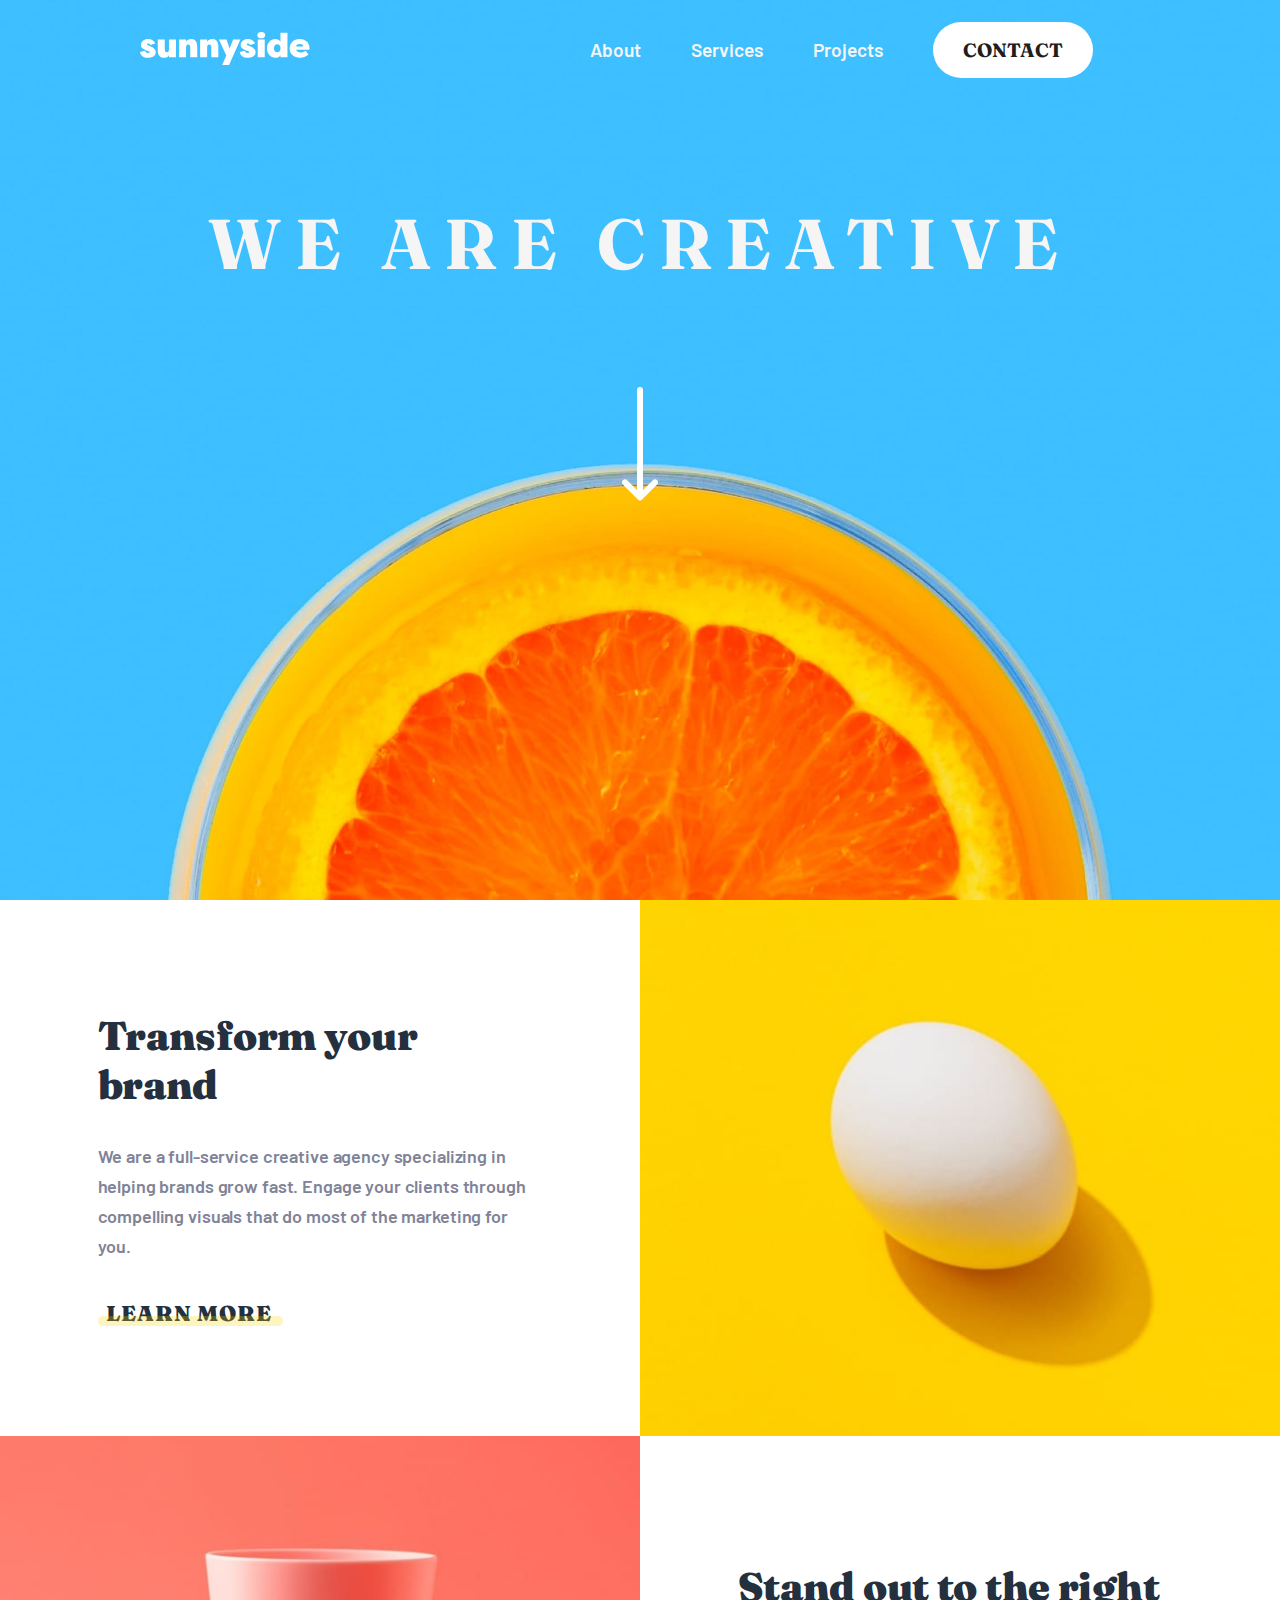
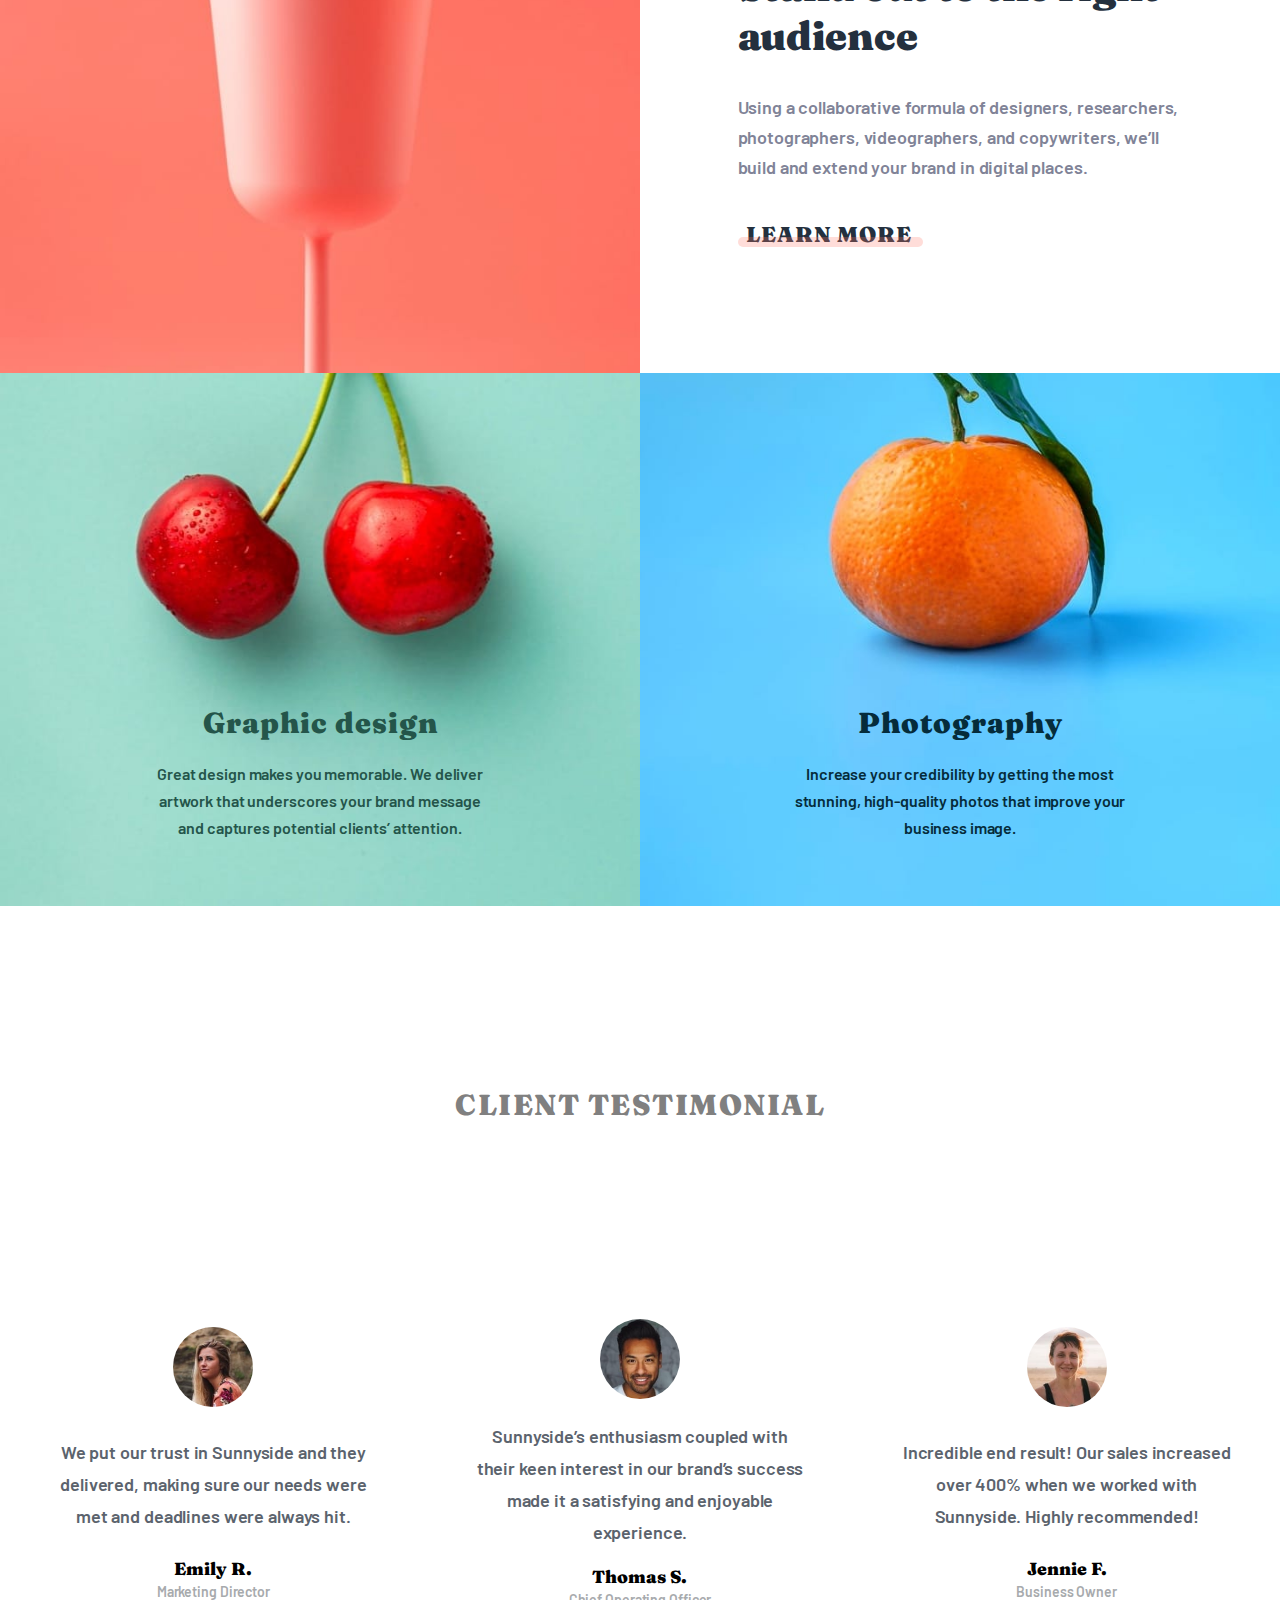
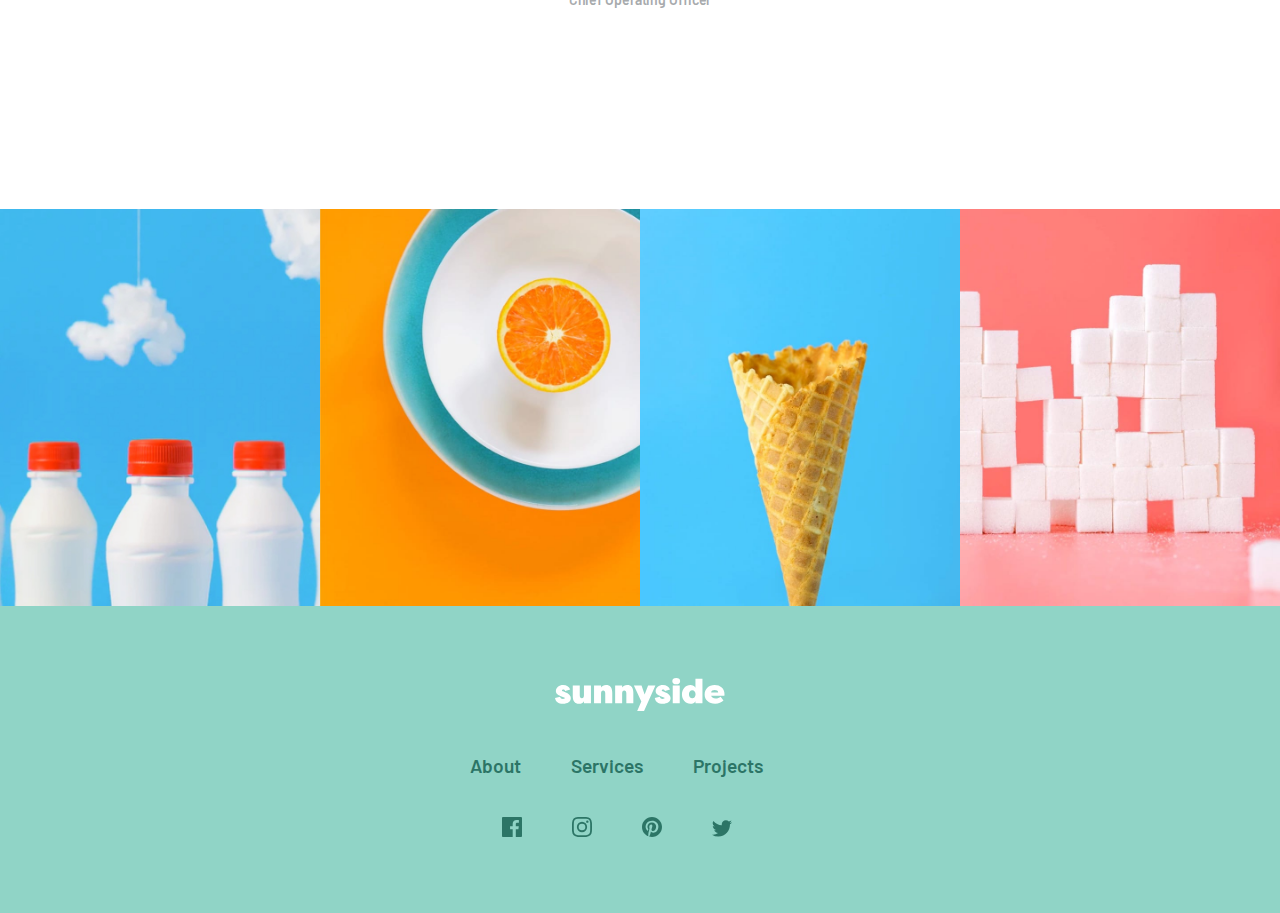
<file: index.html>
<!DOCTYPE html>
<html lang="en">
<head>
  <meta charset="UTF-8">
  <meta name="viewport" content="width=device-width, initial-scale=1.0"> <!-- displays site properly based on user's device -->
  <link rel="icon" type="image/png" sizes="32x32" href="./images/favicon-32x32.png">
  <title>Frontend Mentor | Sunnyside agency landing page</title>
  <link rel="stylesheet" href="landing page.css
  ">
</head>
<body>

      <header>
          <nav>
              <div class="logo">
                  <a href="#">
                      <img src="./images/logo.svg" />
                  </a>
              </div>
              <div class="hamburger"><img src="./images/icon-hamburger.svg" alt=""></div>
              <div class="menu">
                  <a href="#about">About</a>
                  <a href="#service">Services</a>
                  <a href="#">Projects</a>
                  <a href="#">Contact</a>
              </div>
          </nav>
          <div class="h1_text">
              <h1>We are creative</h1>
          </div>
          <a href="#about" class="down_arrow">
              <img src="./images/icon-arrow-down.svg" />
          </a>
      </header>
      <div class="about_container" id="about">
          <div class="text_image">
              <div class="text_container">
                  <div class="text_wrapper">
                      <h1>Transform your brand</h1>
                      <p>We are a full-service creative agency specializing in helping brands grow fast. Engage your clients through compelling visuals that do most of the marketing for you.</p>
                      <a href="#"> <span>Learn More</span> </a>
                  </div>
              </div>
              <div class="image_wrapper">
                  <img src="./images/desktop/image-transform.jpg" alt="egg image">
              </div>
          </div>
          <div class="image_text">
              <div class="image_wrapper">
                  <img src="./images/desktop/image-stand-out.jpg" alt="egg image">
              </div>
              <div class="text_container">
                  <div class="text_wrapper">
                      <h1>Stand out to the right audience</h1>
                      <p>Using a collaborative formula of designers, researchers, photographers, videographers, and copywriters, we’ll build and extend your brand in digital places.</p>
                      <a href="#" class='pink'> <span>Learn More</span> </a>
                  </div>
              </div>
          </div>
      </div>
      <div class="service_container" id='service'>
          <div class="graphic_designing">
              <div class="bg_image">
                  <img src="./images/desktop/image-graphic-design.jpg" alt="">
              </div>
              <div class="overlay">
                  <h3>Graphic design</h3>
                  <p>Great design makes you memorable. We deliver artwork that underscores your brand message and captures potential clients’ attention.</p>
              </div>
          </div>
          <div class="photography">
              <div class="bg_image">
                  <img src="./images/desktop/image-photography.jpg" alt="">
              </div>
              <div class="overlay">
                  <h3>Photography</h3>
                  <p>Increase your credibility by getting the most stunning, high-quality photos that improve your business image.</p>
              </div>
          </div>
      </div>
      <div class="testimonial_container" id="testimonial">
          <h3>Client Testimonial</h3>
          <div class="testimonial_list">
              <div class="testimonial-info">
                  <div class="testimonial_image">
                      <img src="./images/image-emily.jpg" alt="">
                  </div>
                  <div class="testimonial_para">
                      <p>We put our trust in Sunnyside and they delivered, making sure our needs were met and deadlines were always hit.</p>
                  </div>
                  <div class="testimonial_user">
                      <h4>Emily R.</h4>
                      <p>Marketing Director</p>
                  </div>
              </div>
              <div class="testimonial-info">
                  <div class="testimonial_image">
                      <img src="./images/image-thomas.jpg" alt="">
                  </div>
                  <div class="testimonial_para">
                      <p>Sunnyside’s enthusiasm coupled with their keen interest in our brand’s success made it a satisfying and enjoyable experience.</p>
                  </div>
                  <div class="testimonial_user">
                      <h4>Thomas S.</h4>
                      <p>Chief Operating Officer</p>
                  </div>
              </div>
              <div class="testimonial-info">
                  <div class="testimonial_image">
                      <img src="./images/image-jennie.jpg" alt="">
                  </div>
                  <div class="testimonial_para">
                      <p>Incredible end result! Our sales increased over 400% when we worked with Sunnyside. Highly recommended!</p>
                  </div>
                  <div class="testimonial_user">
                      <h4>Jennie F.</h4>
                      <p>Business Owner</p>
                  </div>
              </div>
          </div>
      </div>
      <div class="gallery_container" id="gallery">
          <img src="./images/desktop/image-gallery-milkbottles.jpg" alt="milk bottles">
          <img src="./images/desktop/image-gallery-orange.jpg" alt="milk bottles">
          <img src="./images/desktop/image-gallery-cone.jpg" alt="milk bottles">
          <img src="./images/desktop/image-gallery-sugarcubes.jpg" alt="milk bottles">
      </div>
      <footer id="footer">
          <div class="logo">
              <a href="#">
                  <img src="./images/logo.svg" alt="logo">
              </a>
          </div>
          <div class="footer_menu">
              <a href="#about">About</a>
              <a href="#service">Services</a>
              <a href="#gallery">Projects</a>
          </div>
          <div class="social_media">
           <a href="#"><img src="./images/icon-facebook.svg" alt="facebook"></a>
           <a href="#"><img src="./images/icon-instagram.svg" alt="instagram"></a>
           <a href="#"><img src="./images/icon-pinterest.svg" alt="pinterest"></a>
           <a href="#"><img src="./images/icon-twitter.svg" alt="twitter"></a>
          </div>
      </footer>
  <script>
      const hamburger = document.querySelector('.hamburger')
      hamburger.addEventListener('click', (e) => {
          const menu = document.querySelector('.menu');
          menu.classList.toggle('is_active')
      });
  </script>
  </body>
  </html>
</file>
<file: landing page.css>
@import url('https://fonts.googleapis.com/css2?family=Barlow:wght@600&family=Fraunces:wght@700;900&display=swap');
html {
  scroll-behavior: smooth;
}
* {
  margin: 0;
  padding: 0;
  box-sizing: border-box;
}
body {
  font-family: 'Barlow', sans-serif;
  overflow-x: hidden;
}
header {
  width: 100%;
  height: 100vh;
  background: url('./images/desktop/image-header.jpg') no-repeat center/cover;
  text-align: center;
}
.hamburger {
  display: none;
}
nav {
  display: flex;
  align-items: center;
  justify-content: space-around;
  height: 100px;
}
.logo a > img {
  height: 33px;
}
.menu a,
.footer_menu a,
.social_media a {
  font-size: 1.2rem;
  text-decoration: none;
  color: #f5f5f5;
  font-weight: 600;
  font-style: normal;
  margin-right: 47px;
}
.menu a:last-child {
  font-size: 1.2rem;
  background: #ffffff;
  color: #211d1d;
  padding: 16px 30px;
  border-radius: 30px;
  text-transform: uppercase;
  font-weight: bolder;
  font-family: Fraunces;
  transition: 0.5s ease-in-out;
}
.menu a:last-child:hover {
  background-color: #6ecfff;
  color: #f5f5ff;
}
.h1_text {
  font-size: 2.2rem;
  text-transform: uppercase;
  font-family: 'Fraunces';
  color: #f5f5f5;
  margin: 100px 0;
  letter-spacing: 0.85rem;
  font-weight: 900px;
}
/* Header section ended */

/* About section started */

.about_container,
.testimonial_container {
  width: 100%;
  min-height: 100vh;
  position: relative;
}
.text_image,
.image_text,
.service_container {
  width: 100%;
  display: flex;
}
.text_container,
.image_wrapper,
.graphic_designing,
.photography {
  width: 50%;
}
.text_container {
  background-color: #ffffff;
  padding: 64px 24px;
  display: -ms-flexbox;
  display: flex;
  -ms-flex-align: center;
  align-items: center;
  -ms-flex-pack: center;
  justify-content: center;
}
.text_wrapper {
  width: 100%;
  max-width: 445px;
  display: -ms-flexbox;
  display: flex;
  -ms-flex-direction: column;
  flex-direction: column;
  -ms-flex-align: start;
  align-items: flex-start;
}

.text_wrapper h1 {
  font-family: 'Fraunces', serif;
  font-style: normal;
  font-weight: 900;
  font-size: 40px;
  line-height: 49px;
  letter-spacing: -0.285714px;
  color: #24303e;
  margin: 0 0 32px;
}
.text_wrapper p {
  font-style: normal;
  font-weight: 600;
  font-size: 18px;
  line-height: 30px;
  letter-spacing: -0.128571px;
  color: #808397;
  margin: 0 0 40px;
}
.text_wrapper a {
  width: 185px;
  position: relative;
  padding: 0 8px;
  font-family: 'Fraunces', serif;
  font-style: normal;
  font-weight: 900;
  font-size: 1.35rem;
  line-height: 25px;
  letter-spacing: 1px;
  text-transform: uppercase;
  color: #24303e;
  text-decoration: none;
}

.text_wrapper a:before {
  content: '';
  position: absolute;
  left: 0;
  right: 0;
  bottom: 0;
  height: 10px;
  background: #fad400;
  mix-blend-mode: normal;
  opacity: 0.25;
  border-radius: 28px;
  transition: opacity ease-out 0.2s;
}
.pink::before {
  background: #fe7766 !important;
}
.image_wrapper img,
.bg_image img {
  width: 100%;
  height: 100%;
  object-fit: cover;
  object-position: center;
}
/* About section ended */

/* Service section started */
.graphic_designing,
.photography {
  position: relative;
  text-align: center;
}
.overlay {
  width: 350px;
  position: absolute;
  bottom: 10%;
  left: 50%;
  transform: translate(-50%, -10%);
}
.graphic_designing .overlay h3,
.graphic_designing .overlay p {
  color: #24554a;
}
.overlay h3 {
  color: #052c3b;
  font-size: 1.8rem;
  margin: 0 0 20px;
  font-weight: 900;
  font-family: 'Fraunces';
  letter-spacing: 1px;
}
.overlay p {
  font-style: normal;
  font-weight: 600;
  font-size: 16px;
  line-height: 27px;
  text-align: center;
  letter-spacing: -0.114286px;
  color: #052c3b;
  margin: 0;
}
/* service section ended */

/* testimonial section started */

.testimonial_container {
  display: flex;
  flex-direction: column;
  justify-content: space-evenly;
  text-align: center;
}
.testimonial_container h3 {
  font-size: 1.8rem;
  font-weight: 900;
  letter-spacing: 1.5px;
  font-family: 'Fraunces';
  text-transform: uppercase;
  color: gray;
}
.testimonial_list {
  display: flex;
  align-items: center;
  justify-content: space-around;
}
.testimonial-info {
  width: 330px;
  height: 330px;
  background: white;
  display: flex;
  flex-direction: column;
  justify-content: space-evenly;
  margin: 0 20px;
}
.testimonial_para p {
  font-style: normal;
  font-weight: 600;
  font-size: 18px;
  line-height: 32px;
  text-align: center;
  letter-spacing: -0.128571px;
  color: #5b636d;
}
.testimonial_image img {
  width: 80px;
  border-radius: 50%;
}
.testimonial_user h4 {
  font-size: 1.1rem;
  font-weight: 900;
  font-family: 'Fraunces';
}
.testimonial_user p {
  font-style: normal;
  font-weight: 600;
  font-size: 14px;
  line-height: 25px;
  text-align: center;
  letter-spacing: -0.1px;
  color: #a7aaad;
  margin: 0;
}
/* testimonial section ended */

/* gallery section started */

.gallery_container {
  width: 100%;
  display: flex;
  align-items: stretch;
  flex-wrap: wrap;
}
.gallery_container img {
  width: 25%;
}
/* gallery section ended */

/* footer section started */

footer {
  width: 100%;
  display: flex;
  flex-direction: column;
  align-items: center;
  background-color: #90d4c6;
  padding: 72px 24px;
}
footer .logo,
.footer_menu,
.footer_menu a,
.social_media a {
  margin-bottom: 40px;
  color: #2c7566;
  transition: 0.5s ease-in-out;
}
.footer_menu a:hover,
.social_media a:hover {
  color: #f5f5f5;
  fill: #f5f5f5;
}
path {
  fill: red;
}
/* footer section ended */

/* media query started */

@media only screen and (max-width: 800px) {
  .menu {
    display: flex;
    flex-direction: column;
    width: 50%;
    background-color: white;
    top: 10%;
    right: 18%;
    position: absolute;
    padding: 10px;
    opacity: 0;
    transition: 0.5s ease-in-out;
  }
  .hamburger {
    display: block;
  }
  .is_active {
    opacity: 1;
  }
  .menu a {
    font-size: 20px;
    letter-spacing: -0.142857px;
    color: #808397;
    margin-bottom: 32px;
    margin-right: 0;
  }
  .menu a:last-child {
    background-color: #fbd600;
  }
  .menu::before {
    content: '';
    clip-path: polygon(100% 0, 0% 100%, 100% 100%);
    background: white;
    position: absolute;
    width: 25px;
    height: 25px;
    right: 0%;
    top: -7%;
  }
  .h1_text {
    font-size: 20px;
  }
  .text_image {
    display: flex;
    flex-direction: column-reverse;
  }
  .text_container,
  .image_wrapper,
  .graphic_designing,
  .photography {
    width: 100%;
  }
  .image_text,
  .service_container,
  .testimonial_list {
    display: flex;
    flex-direction: column;
  }
  .testimonial_container h3 {
    font-size: 1.2rem;
    margin: 20px 0px;
  }
  .testimonial_list {
    padding: 20px;
  }
  .gallery_container img {
    width: 50%;
    height: 50vw;
    object-position: center center;
    object-fit: cover;
  }
  .footer_menu a,
  .social_media a {
    margin-right: 30px;
  }
}

/* media query ended */
</file>
